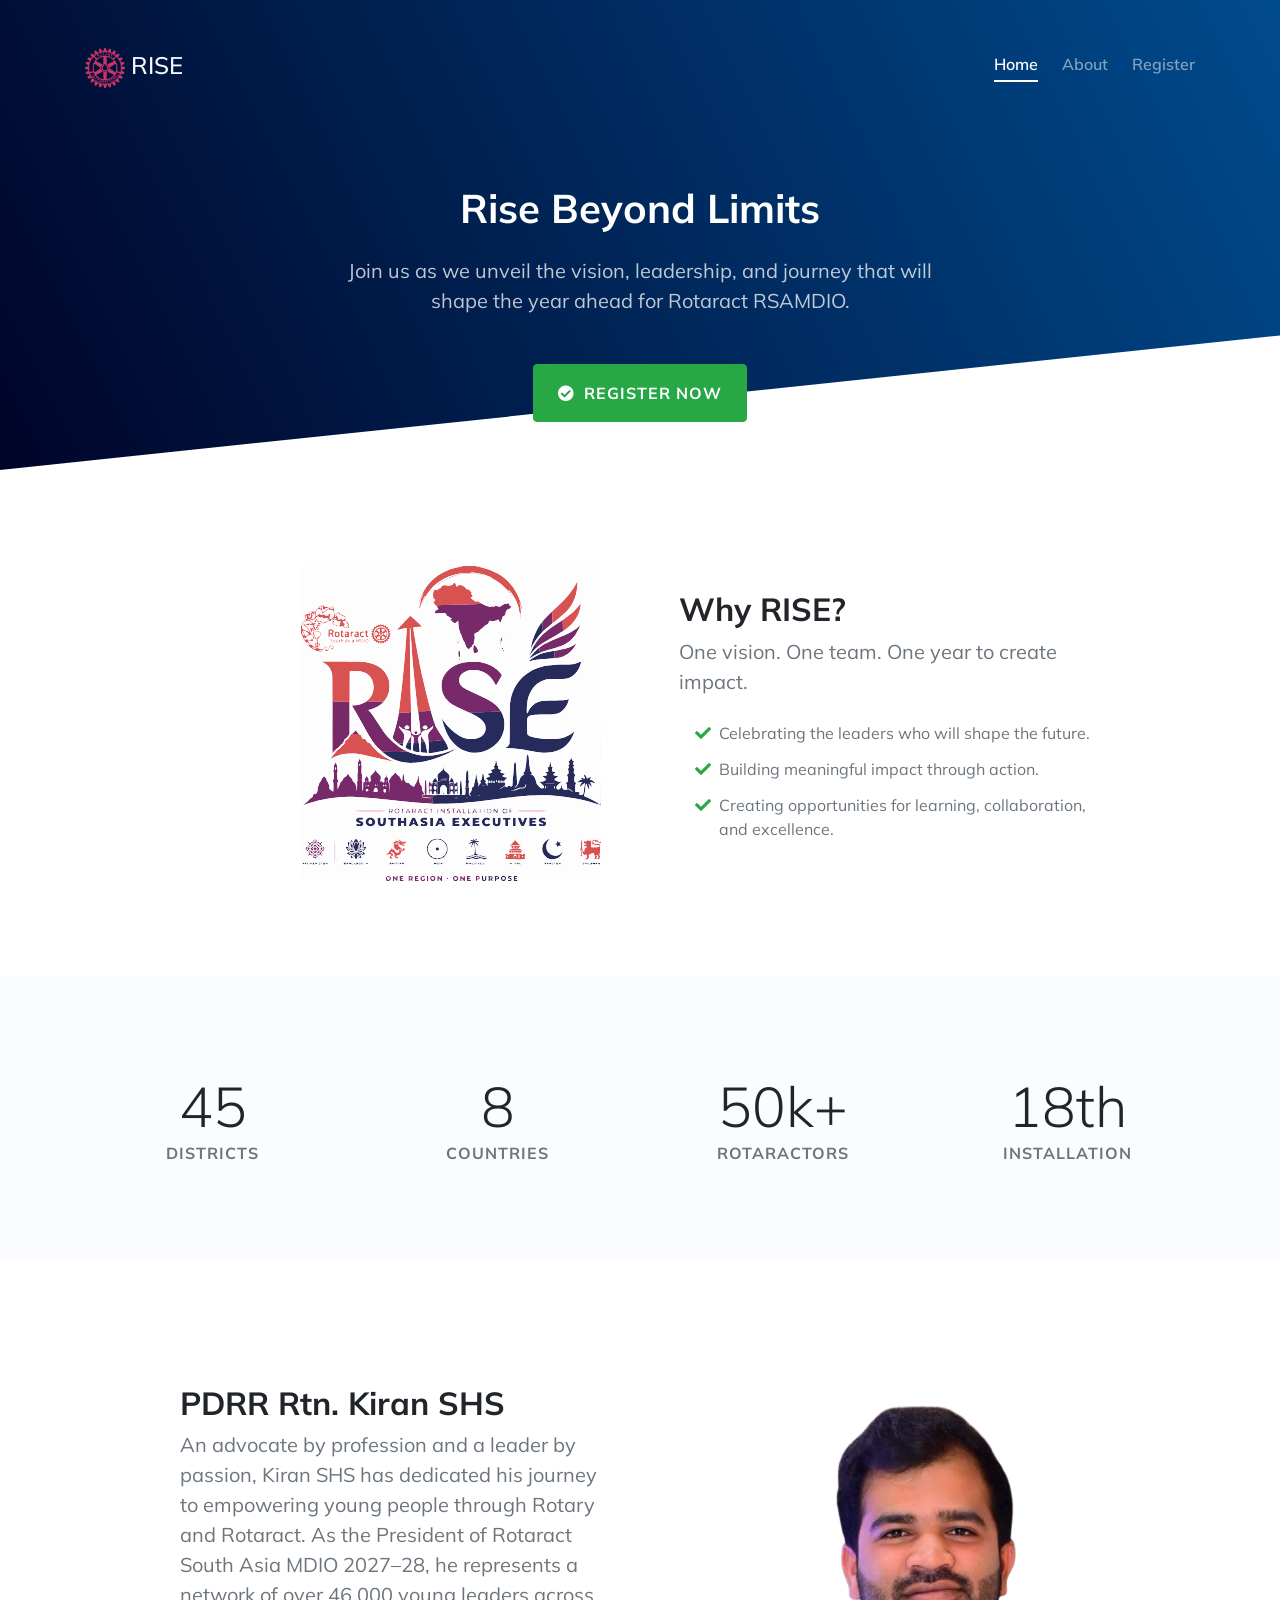
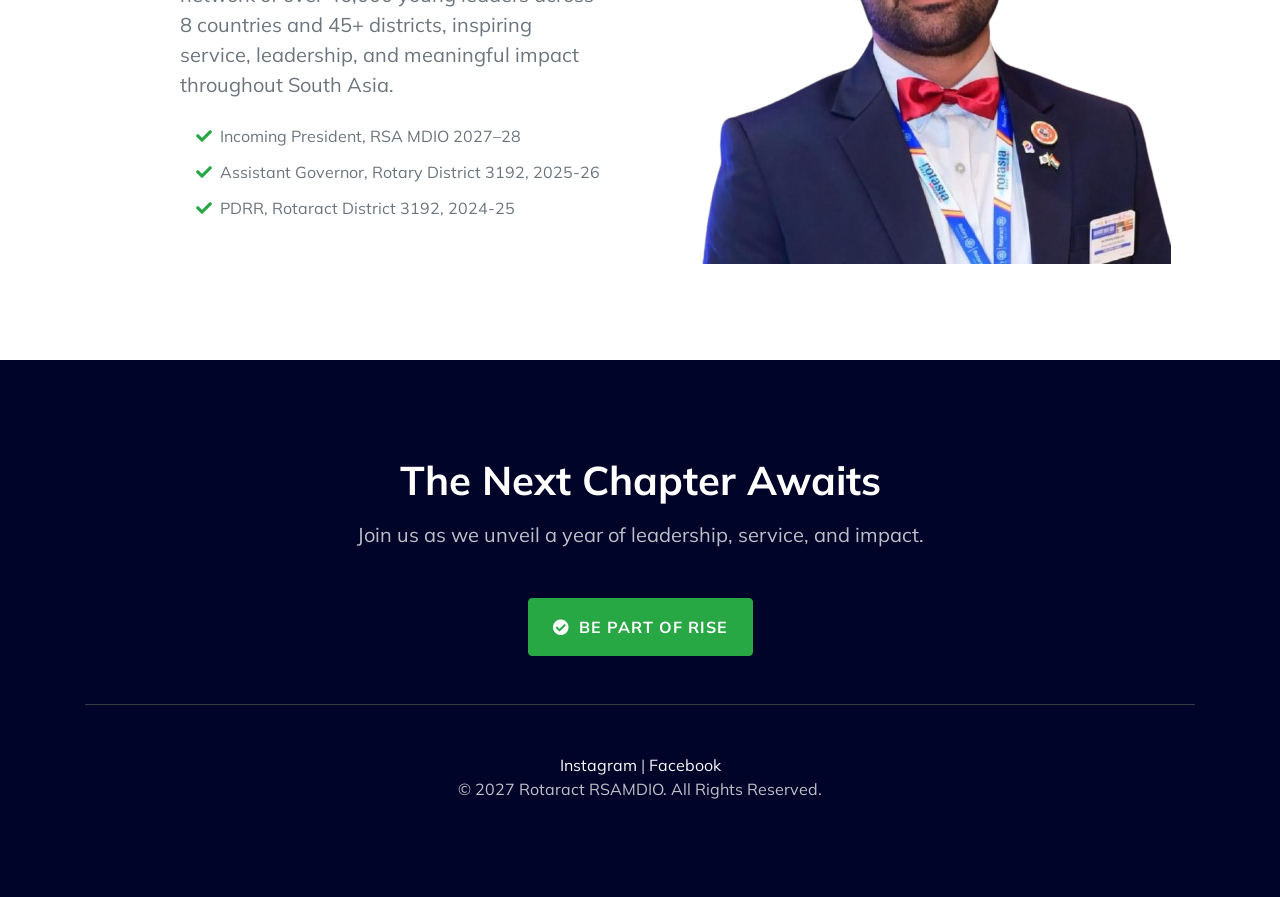
<file: index.html>
<!doctype html>
<html lang="en">
    <head>
        <meta charset="utf-8">
        <meta name="viewport" content="width=device-width,initial-scale=1,shrink-to-fit=no">
        <meta http-equiv="x-ua-compatible" content="ie=edge">

        <title>RISE 2027 - 18th RSA MDIO Installation</title>
        
        <meta name="description" content="RISE 2027 - 18th RSA MDIO Installation.">
        <meta name="author" content="Rotaract Distict 3192">
        <meta name="robots" content="noindex, nofollow">

        <!-- Icons -->
        <link rel="shortcut icon" href="assets/media/favicons/favicon.png">
        <link rel="apple-touch-icon" href="assets/media/favicons/apple-touch-icon-180x180.png">
        <link rel="icon" href="assets/media/favicons/favicon-192x192.png">

        <!-- Stylesheets -->
        <link href="https://fonts.googleapis.com/css?family=Muli:300,400,400i,600,700" rel="stylesheet">
        <link rel="stylesheet" href="https://stackpath.bootstrapcdn.com/bootstrap/4.1.3/css/bootstrap.min.css" integrity="sha384-MCw98/SFnGE8fJT3GXwEOngsV7Zt27NXFoaoApmYm81iuXoPkFOJwJ8ERdknLPMO" crossorigin="anonymous">
        <link rel="stylesheet" href="https://use.fontawesome.com/releases/v5.5.0/css/all.css" integrity="sha384-B4dIYHKNBt8Bc12p+WXckhzcICo0wtJAoU8YZTY5qE0Id1GSseTk6S+L3BlXeVIU" crossorigin="anonymous">
        <link rel="stylesheet" href="assets/css/main.min.css">
    </head>
    <body>
        <div id="page-container">
            <!-- Hero -->
             <section id="home"></section>
            <div class="hero">
                <div class="bg-hero"></div>
                <div class="container position-relative">
                    <!-- Header -->
                    <header class="py-5">
                        <div class="row">
                            <div class="col-md-4 text-center text-md-left mb-3 mb-md-0">
                                <a class="text-light h4" href="">
                                    <img src="assets/media/images/Rotary_International_logo.png" alt="Description" style="width:40px; height:40px;"> RISE
                                    <!-- <i class="fa fa-expand text-white-50 mr-1"></i>  -->
                                </a>
                            </div>
                            <div class="col-md-8">
                                <nav class="nav nav-header justify-content-center justify-content-md-end">
                                    <a class="nav-link active" href="#home">Home</a>
                                    <a class="nav-link" href="#about">About</a>
                                    <a class="nav-link" href="#register">Register</a>
                                    <!-- <a class="nav-link" href="javascript:void(0)">FAQ</a> -->
                                </nav>
                            </div>
                        </div>
                    </header>
                    <!-- END Header -->

                    <!-- Content -->
                    <div class="row justify-content-center">
                        <div class="col-lg-8">
                            <div class="py-5 text-center">
                                <h1 class="font-weight-bold text-white mb-4">
                                    Rise Beyond Limits
                                </h1>
                                <p class="lead font-weight-normal text-white-75 mx-lg-5 mb-5">
                                    Join us as we unveil the vision, leadership, and journey that will shape the year ahead for Rotaract RSAMDIO.
                                </p>
                                <a href="https://konfhub.com/rise3192" class="btn btn-success shadow-lg text-uppercase font-weight-bold py-3 px-4">
                                    <i class="fa fa-check-circle mr-1"></i> Register Now
                                </a>
                            </div>
                        </div>
                    </div>
                    <!-- END Content -->
                </div>
            </div>
            </section>
            <!-- END Hero -->

            <!-- Feature #1 -->
            <div class="bg-white py-5">
                <div class="container">
                    <div class="row justify-content-center">
                        <div class="col-lg-5 d-flex align-items-center justify-content-center justify-content-lg-end py-5">
                            <div class="pr-lg-4">
                                <img class="img-fluid" style="max-width: 300px;" src="assets/media/various/RSAMDIO_Colour.svg" alt="RISE Logo Illustration">
                            </div>
                        </div>
                        <div class="col-lg-5 d-flex align-items-center justify-content-center justify-content-lg-start py-5">
                            <div class="pl-lg-4">
                                <h2 class="font-weight-bold">
                                    Why RISE?
                                </h2>
                                <p class="lead font-weight-normal text-muted mb-4">
                                    One vision. One team. One year to create impact.
                                </p>
                                <ul class="fa-ul text-muted">
                                    <li>
                                        <i class="fa fa-check text-success fa-li"></i> Celebrating the leaders who will shape the future.
                                    </li>
                                    <li>
                                        <i class="fa fa-check text-success fa-li"></i> Building meaningful impact through action.
                                    </li>
                                    <li>
                                        <i class="fa fa-check text-success fa-li"></i> Creating opportunities for learning, collaboration, and excellence.
                                    </li>
                                </ul>
                            </div>
                        </div>
                    </div>
                </div>
            </div>
            <!-- END Feature #1 -->

            <!-- Mini Stats -->
            <div class="bg-primary-light py-5">
                <div class="container">
                    <div class="row text-center">
                        <div class="col-sm-6 col-lg-3 py-5">
                            <div class="display-4">
                                45
                            </div>
                            <div class="text-uppercase text-muted font-weight-bold">Districts</div>
                        </div>
                        <div class="col-sm-6 col-lg-3 py-5">
                            <div class="display-4">
                                8
                            </div>
                            <div class="text-uppercase text-muted font-weight-bold">Countries</div>
                        </div>
                        <div class="col-sm-6 col-lg-3 py-5">
                            <div class="display-4">
                                50k+
                            </div>
                            <div class="text-uppercase text-muted font-weight-bold">Rotaractors</div>
                        </div>
                        <div class="col-sm-6 col-lg-3 py-5">
                            <div class="display-4">
                                18th
                            </div>
                            <div class="text-uppercase text-muted font-weight-bold">Installation</div>
                        </div>
                    </div>
                </div>
            </div>
            <!-- END Mini Stats -->

            <!-- Feature #2 -->
             <section id="about"></section>
            <div class="bg-white py-5">
                <div class="container">
                    <div class="row justify-content-center">
                        <div class="col-lg-5 order-lg-1 d-flex align-items-center justify-content-center justify-content-lg-start py-5">
                            <div class="pl-lg-4">
                                <img class="img-fluid" style="max-width: 500px;" src="assets/media/images/Kiran_photo.png" alt="Businessman Illustration">
                            </div>
                        </div>
                        <div class="col-lg-5 order-lg-0 d-flex align-items-center justify-content-center justify-content-lg-end py-5">
                            <div class="pr-lg-4">
                                <h2 class="font-weight-bold">
                                    PDRR Rtn. Kiran SHS
                                </h2>
                                <p class="lead font-weight-normal text-muted mb-4">
                                    An advocate by profession and a leader by passion, Kiran SHS has dedicated his journey to empowering young people through Rotary and Rotaract. As the President of Rotaract South Asia MDIO 2027–28, he represents a network of over 46,000 young leaders across 8 countries and 45+ districts, inspiring service, leadership, and meaningful impact throughout South Asia.
                                </p>
                                <ul class="fa-ul text-muted">
                                    <li>
                                        <i class="fa fa-check text-success fa-li"></i> Incoming President, RSA MDIO 2027–28
                                    </li>
                                    <li>
                                        <i class="fa fa-check text-success fa-li"></i> Assistant Governor, Rotary District 3192, 2025-26
                                    </li>
                                    <li>
                                        <i class="fa fa-check text-success fa-li"></i> PDRR, Rotaract District 3192, 2024-25
                                    </li>
                                </ul>
                            </div>
                        </div>
                    </div>
                </div>
            </div>
            </section>
            <!-- END Feature #2 -->

            <!-- Footer -->
             <section id="register"></section>
            <footer class="bg-primary-dark py-5">
                <div class="container text-center py-5">
                    <h2 class="h1 font-weight-bold text-white mb-3">
                        The Next Chapter Awaits
                    </h2>
                    <p class="lead font-weight-normal text-white-75 mx-lg-5 mb-5">
                        Join us as we unveil a year of leadership, service, and impact.
                    </p>
                    <a href="https://konfhub.com/rise3192" class="btn btn-success text-uppercase font-weight-bold py-3 px-4">
                        <i class="fa fa-check-circle mr-1"></i> Be Part of RISE
                    </a>
                    <hr class="border-dark my-5">
                    <p class="text-white-75 mb-0">
                         <a class="text-light" href="https://google.com/">Instagram</a>  |  <a class="text-light" href="https://google.com/">Facebook</a>
                         <br>
                        © 2027 Rotaract RSAMDIO. All Rights Reserved.
                        <!-- Crafted with <i class="fa fa-heart text-danger"></i> by <a class="text-light" href="https://pixelcave.com/">pixelcave</a> -->
                    </p>
                </div>
            </footer>
            </section>
            <!-- END Footer -->
        </div>
    </body>
</html>
</file>
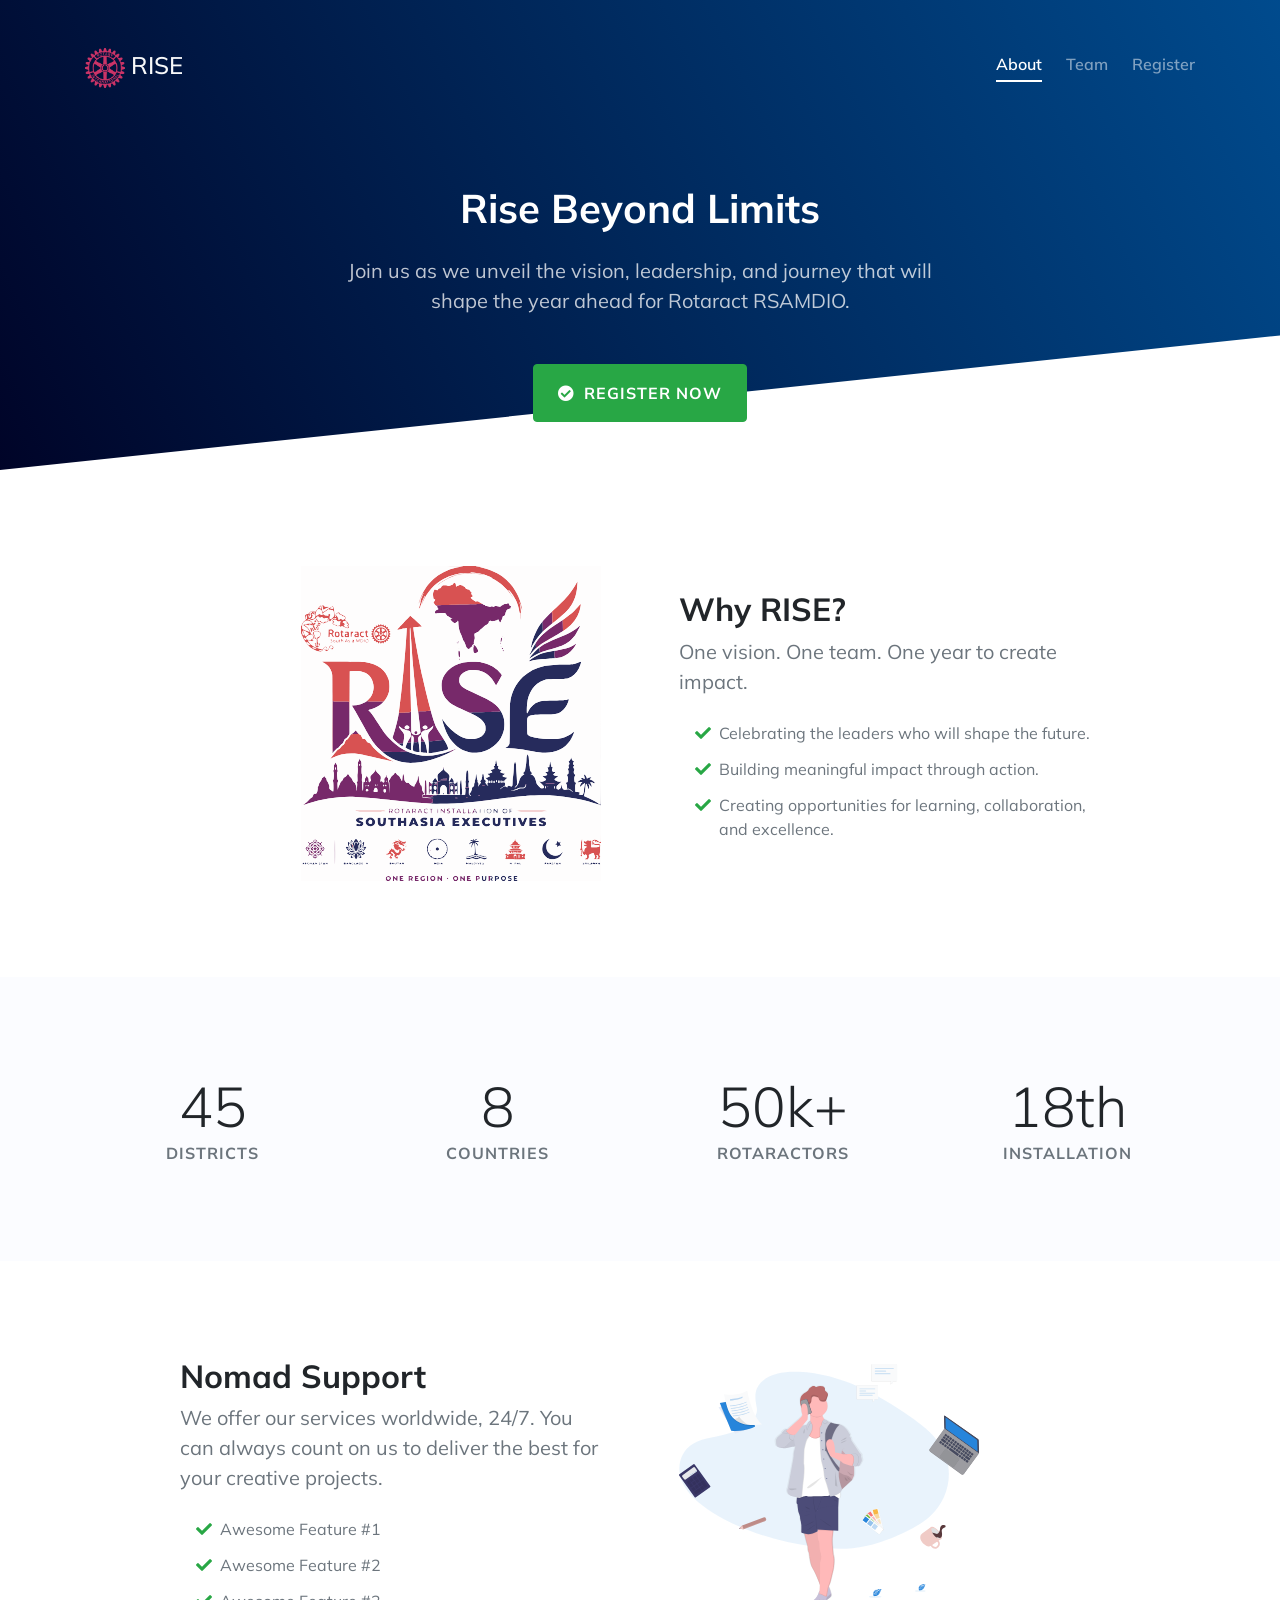
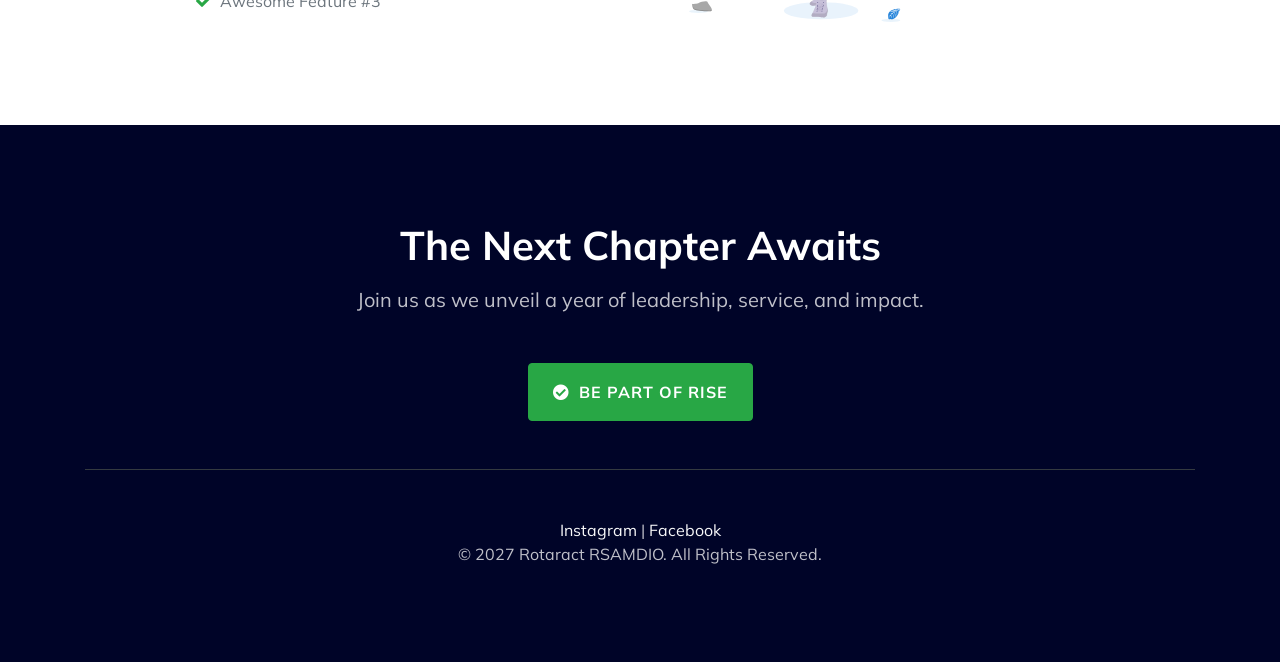
<file: Rise Rotaract 3192/index.html>
<!doctype html>
<html lang="en">
    <head>
        <meta charset="utf-8">
        <meta name="viewport" content="width=device-width,initial-scale=1,shrink-to-fit=no">
        <meta http-equiv="x-ua-compatible" content="ie=edge">

        <title>RISE 2027 - 18th RSA MDIO Installation</title>
        
        <meta name="description" content="RISE 2027 - 18th RSA MDIO Installation.">
        <meta name="author" content="Rotaract Distict 3192">
        <meta name="robots" content="noindex, nofollow">

        <!-- Icons -->
        <link rel="shortcut icon" href="assets/media/favicons/favicon.png">
        <link rel="apple-touch-icon" href="assets/media/favicons/apple-touch-icon-180x180.png">
        <link rel="icon" href="assets/media/favicons/favicon-192x192.png">

        <!-- Stylesheets -->
        <link href="https://fonts.googleapis.com/css?family=Muli:300,400,400i,600,700" rel="stylesheet">
        <link rel="stylesheet" href="https://stackpath.bootstrapcdn.com/bootstrap/4.1.3/css/bootstrap.min.css" integrity="sha384-MCw98/SFnGE8fJT3GXwEOngsV7Zt27NXFoaoApmYm81iuXoPkFOJwJ8ERdknLPMO" crossorigin="anonymous">
        <link rel="stylesheet" href="https://use.fontawesome.com/releases/v5.5.0/css/all.css" integrity="sha384-B4dIYHKNBt8Bc12p+WXckhzcICo0wtJAoU8YZTY5qE0Id1GSseTk6S+L3BlXeVIU" crossorigin="anonymous">
        <link rel="stylesheet" href="assets/css/main.min.css">
    </head>
    <body>
        <div id="page-container">
            <!-- Hero -->
            <div class="hero">
                <div class="bg-hero"></div>
                <div class="container position-relative">
                    <!-- Header -->
                    <header class="py-5">
                        <div class="row">
                            <div class="col-md-4 text-center text-md-left mb-3 mb-md-0">
                                <a class="text-light h4" href="">
                                    <img src="assets/media/images/Rotary_International_logo.png" alt="Description" style="width:40px; height:40px;"> RISE
                                    <!-- <i class="fa fa-expand text-white-50 mr-1"></i>  -->
                                </a>
                            </div>
                            <div class="col-md-8">
                                <nav class="nav nav-header justify-content-center justify-content-md-end">
                                    <a class="nav-link active" href="javascript:void(0)">About</a>
                                    <a class="nav-link" href="javascript:void(0)">Team</a>
                                    <a class="nav-link" href="#register"">Register</a>
                                    <!-- <a class="nav-link" href="javascript:void(0)">FAQ</a> -->
                                </nav>
                            </div>
                        </div>
                    </header>
                    <!-- END Header -->

                    <!-- Content -->
                    <div class="row justify-content-center">
                        <div class="col-lg-8">
                            <div class="py-5 text-center">
                                <h1 class="font-weight-bold text-white mb-4">
                                    Rise Beyond Limits
                                </h1>
                                <p class="lead font-weight-normal text-white-75 mx-lg-5 mb-5">
                                    Join us as we unveil the vision, leadership, and journey that will shape the year ahead for Rotaract RSAMDIO.
                                </p>
                                <a href="javascript:void(0)" class="btn btn-success shadow-lg text-uppercase font-weight-bold py-3 px-4">
                                    <i class="fa fa-check-circle mr-1"></i> Register Now
                                </a>
                            </div>
                        </div>
                    </div>
                    <!-- END Content -->
                </div>
            </div>
            <!-- END Hero -->

            <!-- Feature #1 -->
            <div class="bg-white py-5">
                <div class="container">
                    <div class="row justify-content-center">
                        <div class="col-lg-5 d-flex align-items-center justify-content-center justify-content-lg-end py-5">
                            <div class="pr-lg-4">
                                <img class="img-fluid" style="max-width: 300px;" src="assets/media/various/RSAMDIO_Colour.svg" alt="RISE Logo Illustration">
                            </div>
                        </div>
                        <div class="col-lg-5 d-flex align-items-center justify-content-center justify-content-lg-start py-5">
                            <div class="pl-lg-4">
                                <h2 class="font-weight-bold">
                                    Why RISE?
                                </h2>
                                <p class="lead font-weight-normal text-muted mb-4">
                                    One vision. One team. One year to create impact.
                                </p>
                                <ul class="fa-ul text-muted">
                                    <li>
                                        <i class="fa fa-check text-success fa-li"></i> Celebrating the leaders who will shape the future.
                                    </li>
                                    <li>
                                        <i class="fa fa-check text-success fa-li"></i> Building meaningful impact through action.
                                    </li>
                                    <li>
                                        <i class="fa fa-check text-success fa-li"></i> Creating opportunities for learning, collaboration, and excellence.
                                    </li>
                                </ul>
                            </div>
                        </div>
                    </div>
                </div>
            </div>
            <!-- END Feature #1 -->

            <!-- Mini Stats -->
            <div class="bg-primary-light py-5">
                <div class="container">
                    <div class="row text-center">
                        <div class="col-sm-6 col-lg-3 py-5">
                            <div class="display-4">
                                45
                            </div>
                            <div class="text-uppercase text-muted font-weight-bold">Districts</div>
                        </div>
                        <div class="col-sm-6 col-lg-3 py-5">
                            <div class="display-4">
                                8
                            </div>
                            <div class="text-uppercase text-muted font-weight-bold">Countries</div>
                        </div>
                        <div class="col-sm-6 col-lg-3 py-5">
                            <div class="display-4">
                                50k+
                            </div>
                            <div class="text-uppercase text-muted font-weight-bold">Rotaractors</div>
                        </div>
                        <div class="col-sm-6 col-lg-3 py-5">
                            <div class="display-4">
                                18th
                            </div>
                            <div class="text-uppercase text-muted font-weight-bold">Installation</div>
                        </div>
                    </div>
                </div>
            </div>
            <!-- END Mini Stats -->

            <!-- Feature #2 -->
            <div class="bg-white py-5">
                <div class="container">
                    <div class="row justify-content-center">
                        <div class="col-lg-5 order-lg-1 d-flex align-items-center justify-content-center justify-content-lg-start py-5">
                            <div class="pl-lg-4">
                                <img class="img-fluid" style="max-width: 300px;" src="assets/media/various/undraw_digital_nomad.svg" alt="Businessman Illustration">
                            </div>
                        </div>
                        <div class="col-lg-5 order-lg-0 d-flex align-items-center justify-content-center justify-content-lg-end py-5">
                            <div class="pr-lg-4">
                                <h2 class="font-weight-bold">
                                    Nomad Support
                                </h2>
                                <p class="lead font-weight-normal text-muted mb-4">
                                    We offer our services worldwide, 24/7. You can always count on us to deliver the best for your creative projects.
                                </p>
                                <ul class="fa-ul text-muted">
                                    <li>
                                        <i class="fa fa-check text-success fa-li"></i> Awesome Feature #1
                                    </li>
                                    <li>
                                        <i class="fa fa-check text-success fa-li"></i> Awesome Feature #2
                                    </li>
                                    <li>
                                        <i class="fa fa-check text-success fa-li"></i> Awesome Feature #3
                                    </li>
                                </ul>
                            </div>
                        </div>
                    </div>
                </div>
            </div>
            <!-- END Feature #2 -->

            <!-- Footer -->
             <section id="register"></section>
            <footer class="bg-primary-dark py-5">
                <div class="container text-center py-5">
                    <h2 class="h1 font-weight-bold text-white mb-3">
                        The Next Chapter Awaits
                    </h2>
                    <p class="lead font-weight-normal text-white-75 mx-lg-5 mb-5">
                        Join us as we unveil a year of leadership, service, and impact.
                    </p>
                    <a href="javascript:void(0)" class="btn btn-success text-uppercase font-weight-bold py-3 px-4">
                        <i class="fa fa-check-circle mr-1"></i> Be Part of RISE
                    </a>
                    <hr class="border-dark my-5">
                    <p class="text-white-75 mb-0">
                         <a class="text-light" href="https://google.com/">Instagram</a>  |  <a class="text-light" href="https://google.com/">Facebook</a>
                         <br>
                        © 2027 Rotaract RSAMDIO. All Rights Reserved.
                        <!-- Crafted with <i class="fa fa-heart text-danger"></i> by <a class="text-light" href="https://pixelcave.com/">pixelcave</a> -->
                    </p>
                </div>
            </footer>
            </section>
            <!-- END Footer -->
        </div>
    </body>
</html>
</file>
<file: assets/css/main.min.css>
/*!
 * freebie_19_landing_startup - v1.0.0
 * @author pixelcave
 * Copyright (c) 2018
 */body,html{font-family:Muli;background:#f6f7ff;scroll-behavior:smooth};.h1,.h2,.h3,.h4,.h5,.h6,h1,h2,h3,h4,h5,h6{font-family:Muli}strong{font-weight:600}.text-white-75{color:rgba(255,255,255,.75)}.text-white-90{color:rgba(255,255,255,.9)}.bg-black-60{background-color:rgba(0,0,0,.6)}.btn{font-weight:600}.text-uppercase{letter-spacing:.0625rem}.fa-ul li{margin-bottom:.75rem}a,a:focus,a:hover{text-decoration:none}#page-container{width:100%;max-width:1440px;margin:0 auto;background-color:#fff}.hero{overflow:hidden;position:relative}.bg-hero{position:absolute;width:100%;height:100%;max-height:550px;background-color:#004e92;background:linear-gradient(65deg,#000428,#004e92);-webkit-transform:skewY(-6deg);transform:skewY(-6deg);-webkit-transform-origin:0;transform-origin:0;overflow:hidden}.bg-primary-dark{background:#000428}.bg-primary-light{background:#fbfcff}.nav-header .nav-link{padding:.25rem 0;font-weight:600;color:rgba(255,255,255,.5);background-color:transparent;border-bottom:.125rem solid transparent}.nav-header .nav-link:focus,.nav-header .nav-link:hover{color:#fff}.nav-header .nav-link+.nav-link{margin-left:1.5rem}.nav-header .nav-link.active{color:#fff;border-bottom-color:#fff}
</file>
<file: Rise Rotaract 3192/assets/css/main.min.css>
/*!
 * freebie_19_landing_startup - v1.0.0
 * @author pixelcave
 * Copyright (c) 2018
 */body,html{font-family:Muli;background:#f6f7ff;scroll-behavior:smooth};.h1,.h2,.h3,.h4,.h5,.h6,h1,h2,h3,h4,h5,h6{font-family:Muli}strong{font-weight:600}.text-white-75{color:rgba(255,255,255,.75)}.text-white-90{color:rgba(255,255,255,.9)}.bg-black-60{background-color:rgba(0,0,0,.6)}.btn{font-weight:600}.text-uppercase{letter-spacing:.0625rem}.fa-ul li{margin-bottom:.75rem}a,a:focus,a:hover{text-decoration:none}#page-container{width:100%;max-width:1440px;margin:0 auto;background-color:#fff}.hero{overflow:hidden;position:relative}.bg-hero{position:absolute;width:100%;height:100%;max-height:550px;background-color:#004e92;background:linear-gradient(65deg,#000428,#004e92);-webkit-transform:skewY(-6deg);transform:skewY(-6deg);-webkit-transform-origin:0;transform-origin:0;overflow:hidden}.bg-primary-dark{background:#000428}.bg-primary-light{background:#fbfcff}.nav-header .nav-link{padding:.25rem 0;font-weight:600;color:rgba(255,255,255,.5);background-color:transparent;border-bottom:.125rem solid transparent}.nav-header .nav-link:focus,.nav-header .nav-link:hover{color:#fff}.nav-header .nav-link+.nav-link{margin-left:1.5rem}.nav-header .nav-link.active{color:#fff;border-bottom-color:#fff}
</file>
